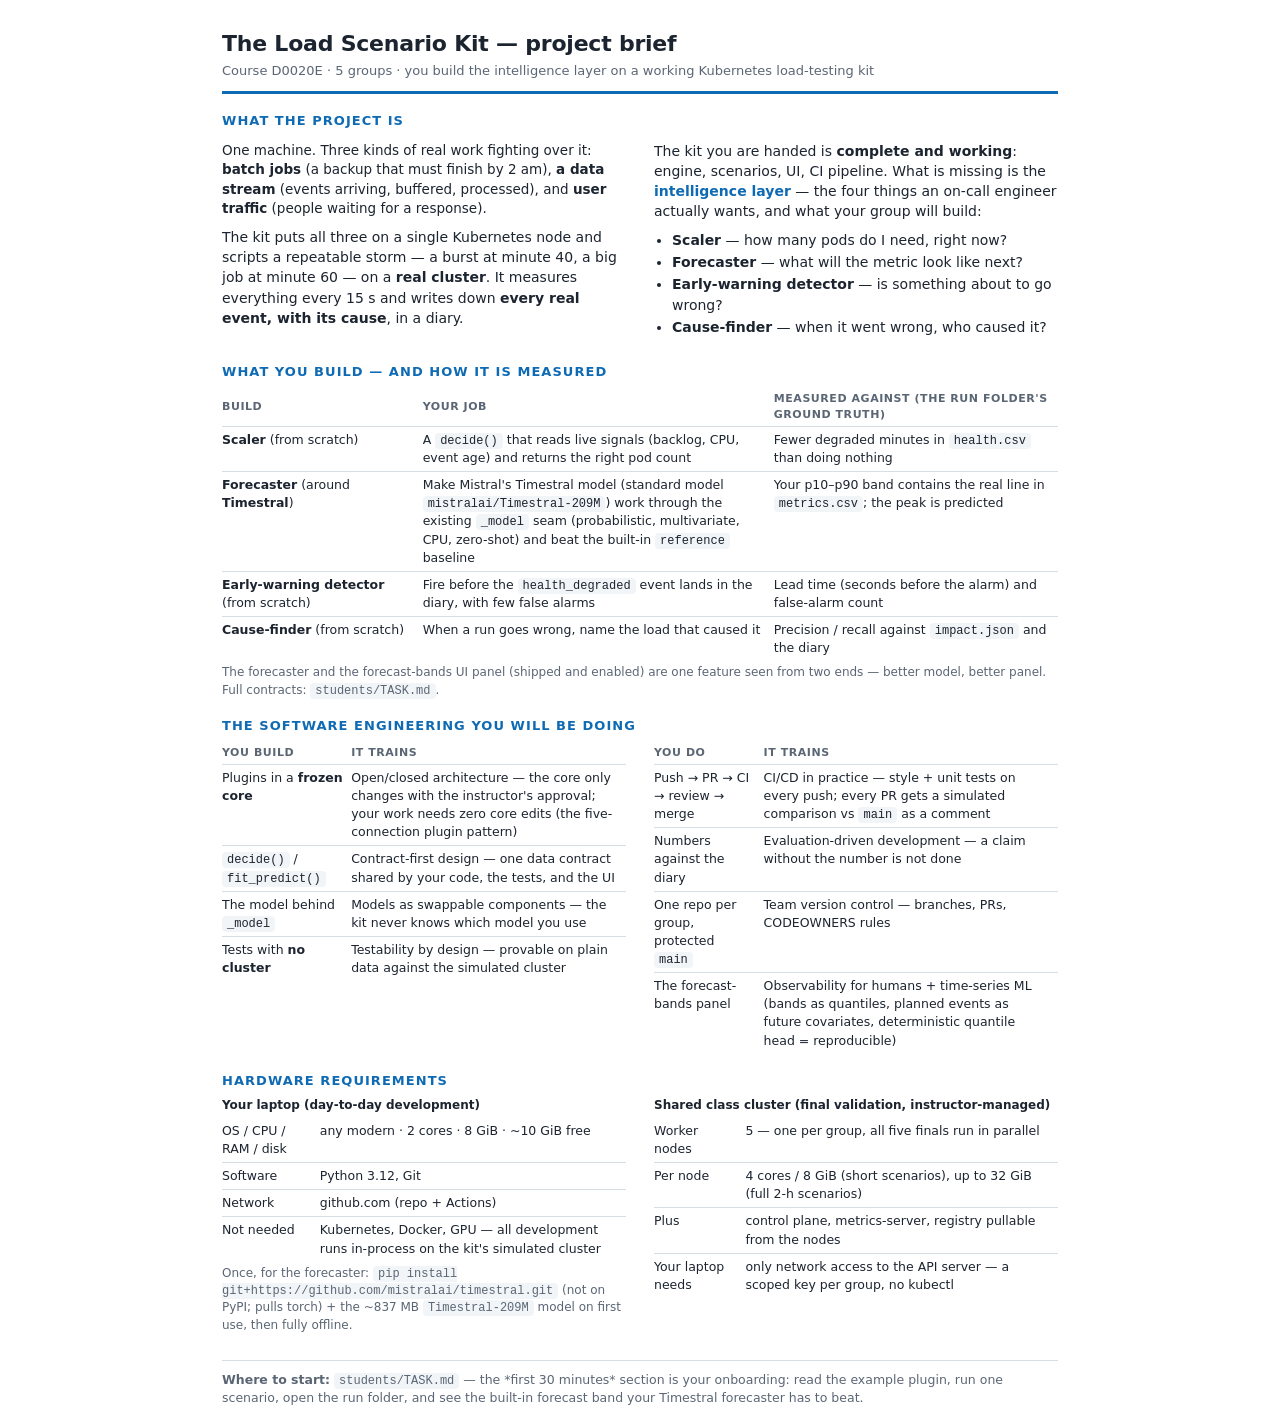
<file: students/PROJECT.html>
<!doctype html>
<html lang="en">
<head>
<meta charset="utf-8">
<meta name="viewport" content="width=device-width, initial-scale=1">
<title>D0020E — Project Brief: the Load Scenario Kit</title>
</head>
<body>
<style>
  :root { --ink: #1c2430; --muted: #5b6675; --line: #d8dee6; --accent: #0f6ab4; --soft: #f2f5f8; }
  * { box-sizing: border-box; }
  body { margin: 0; font: 14px/1.45 system-ui, -apple-system, "Segoe UI", Roboto, sans-serif; color: var(--ink); background: #fff; }
  .page { max-width: 900px; margin: 0 auto; padding: 28px 32px 20px; }
  header { border-bottom: 3px solid var(--accent); padding-bottom: 10px; margin-bottom: 16px; }
  h1 { font-size: 22px; margin: 0 0 2px; letter-spacing: -0.01em; }
  .sub { color: var(--muted); font-size: 13px; margin: 0; }
  h2 { font-size: 13px; text-transform: uppercase; letter-spacing: 0.08em; color: var(--accent); margin: 18px 0 6px; }
  p { margin: 4px 0 8px; }
  .grid { display: grid; grid-template-columns: 1fr 1fr; gap: 4px 28px; }
  .col { min-width: 0; }
  table { border-collapse: collapse; width: 100%; font-size: 12.5px; }
  th { text-align: left; font-size: 11px; text-transform: uppercase; letter-spacing: 0.05em; color: var(--muted); padding: 3px 8px 3px 0; border-bottom: 1px solid var(--line); }
  td { padding: 4px 8px 4px 0; border-bottom: 1px solid var(--line); vertical-align: top; }
  tr:last-child td { border-bottom: none; }
  b.hl { color: var(--accent); }
  .lead { font-size: 13.5px; }
  ul.tight { margin: 4px 0 8px; padding-left: 18px; }
  ul.tight li { margin: 2px 0; }
  code { font: 12px ui-monospace, "Cascadia Code", Consolas, monospace; background: var(--soft); padding: 1px 5px; border-radius: 4px; }
  .hw { display: grid; grid-template-columns: 1fr 1fr; gap: 0 28px; }
  .hw > div { min-width: 0; }
  .hw h3 { font-size: 12px; margin: 0 0 4px; }
  .note { font-size: 12px; color: var(--muted); margin-top: 3px; }
  footer { margin-top: 18px; padding-top: 10px; border-top: 1px solid var(--line); font-size: 12.5px; color: var(--muted); }
  @media (max-width: 640px) { .grid, .hw { grid-template-columns: 1fr; } .page { padding: 20px 16px; } }
  @media print {
    body { font-size: 11pt; }
    .page { max-width: none; padding: 0; }
    h1 { font-size: 18pt; } h2 { font-size: 10.5pt; margin-top: 10pt; }
    table { font-size: 9.5pt; } td, th { padding: 2.5px 8px 2.5px 0; }
    header { margin-bottom: 8pt; } footer { margin-top: 10pt; }
    a { color: inherit; text-decoration: none; }
    @page { size: A4; margin: 14mm 16mm; }
  }
</style>

<div class="page">

<header>
  <h1>The Load Scenario Kit — project brief</h1>
  <p class="sub">Course D0020E · 5 groups · you build the intelligence layer on a working Kubernetes load-testing kit</p>
</header>

<h2>What the project is</h2>
<div class="grid">
  <div class="col">
    <p class="lead">One machine. Three kinds of real work fighting over it: <b>batch jobs</b> (a backup that must finish by 2&nbsp;am), <b>a data stream</b> (events arriving, buffered, processed), and <b>user traffic</b> (people waiting for a response).</p>
    <p>The kit puts all three on a single Kubernetes node and scripts a repeatable storm — a burst at minute 40, a big job at minute 60 — on a <b>real cluster</b>. It measures everything every 15&nbsp;s and writes down <b>every real event, with its cause</b>, in a diary.</p>
  </div>
  <div class="col">
    <p>The kit you are handed is <b>complete and working</b>: engine, scenarios, UI, CI pipeline. What is missing is the <b class="hl">intelligence layer</b> — the four things an on-call engineer actually wants, and what your group will build:</p>
    <ul class="tight">
      <li><b>Scaler</b> — how many pods do I need, right now?</li>
      <li><b>Forecaster</b> — what will the metric look like next?</li>
      <li><b>Early-warning detector</b> — is something about to go wrong?</li>
      <li><b>Cause-finder</b> — when it went wrong, who caused it?</li>
    </ul>
  </div>
</div>

<h2>What you build — and how it is measured</h2>
<table>
  <tr><th style="width:24%">Build</th><th>Your job</th><th style="width:34%">Measured against (the run folder's ground truth)</th></tr>
  <tr><td><b>Scaler</b> (from scratch)</td><td>A <code>decide()</code> that reads live signals (backlog, CPU, event age) and returns the right pod count</td><td>Fewer degraded minutes in <code>health.csv</code> than doing nothing</td></tr>
  <tr><td><b>Forecaster</b> (around <b>Timestral</b>)</td><td>Make Mistral's Timestral model (standard model <code>mistralai/Timestral-209M</code>) work through the existing <code>_model</code> seam (probabilistic, multivariate, CPU, zero-shot) and beat the built-in <code>reference</code> baseline</td><td>Your p10–p90 band contains the real line in <code>metrics.csv</code>; the peak is predicted</td></tr>
  <tr><td><b>Early-warning detector</b> (from scratch)</td><td>Fire before the <code>health_degraded</code> event lands in the diary, with few false alarms</td><td>Lead time (seconds before the alarm) and false-alarm count</td></tr>
  <tr><td><b>Cause-finder</b> (from scratch)</td><td>When a run goes wrong, name the load that caused it</td><td>Precision / recall against <code>impact.json</code> and the diary</td></tr>
</table>
<p class="note">The forecaster and the forecast-bands UI panel (shipped and enabled) are one feature seen from two ends — better model, better panel. Full contracts: <code>students/TASK.md</code>.</p>

<h2>The software engineering you will be doing</h2>
<div class="grid">
  <div class="col">
    <table>
      <tr><th>You build</th><th>It trains</th></tr>
      <tr><td>Plugins in a <b>frozen core</b></td><td>Open/closed architecture — the core only changes with the instructor's approval; your work needs zero core edits (the five-connection plugin pattern)</td></tr>
      <tr><td><code>decide()</code> / <code>fit_predict()</code></td><td>Contract-first design — one data contract shared by your code, the tests, and the UI</td></tr>
      <tr><td>The model behind <code>_model</code></td><td>Models as swappable components — the kit never knows which model you use</td></tr>
      <tr><td>Tests with <b>no cluster</b></td><td>Testability by design — provable on plain data against the simulated cluster</td></tr>
    </table>
  </div>
  <div class="col">
    <table>
      <tr><th>You do</th><th>It trains</th></tr>
      <tr><td>Push → PR → CI → review → merge</td><td>CI/CD in practice — style + unit tests on every push; every PR gets a simulated comparison vs <code>main</code> as a comment</td></tr>
      <tr><td>Numbers against the diary</td><td>Evaluation-driven development — a claim without the number is not done</td></tr>
      <tr><td>One repo per group, protected <code>main</code></td><td>Team version control — branches, PRs, CODEOWNERS rules</td></tr>
      <tr><td>The forecast-bands panel</td><td>Observability for humans + time-series ML (bands as quantiles, planned events as future covariates, deterministic quantile head = reproducible)</td></tr>
    </table>
  </div>
</div>

<h2>Hardware requirements</h2>
<div class="hw">
  <div>
    <h3>Your laptop (day-to-day development)</h3>
    <table>
      <tr><td>OS / CPU / RAM / disk</td><td>any modern · 2 cores · 8 GiB · ~10 GiB free</td></tr>
      <tr><td>Software</td><td>Python 3.12, Git</td></tr>
      <tr><td>Network</td><td>github.com (repo + Actions)</td></tr>
      <tr><td>Not needed</td><td>Kubernetes, Docker, GPU — all development runs in-process on the kit's simulated cluster</td></tr>
    </table>
    <p class="note">Once, for the forecaster: <code>pip install git+https://github.com/mistralai/timestral.git</code> (not on PyPI; pulls torch) + the ~837 MB <code>Timestral-209M</code> model on first use, then fully offline.</p>
  </div>
  <div>
    <h3>Shared class cluster (final validation, instructor-managed)</h3>
    <table>
      <tr><td>Worker nodes</td><td>5 — one per group, all five finals run in parallel</td></tr>
      <tr><td>Per node</td><td>4 cores / 8 GiB (short scenarios), up to 32 GiB (full 2-h scenarios)</td></tr>
      <tr><td>Plus</td><td>control plane, metrics-server, registry pullable from the nodes</td></tr>
      <tr><td>Your laptop needs</td><td>only network access to the API server — a scoped key per group, no kubectl</td></tr>
    </table>
  </div>
</div>

<footer>
  <b>Where to start:</b> <code>students/TASK.md</code> — the *first 30 minutes* section is your onboarding: read the example plugin, run one scenario, open the run folder, and see the built-in forecast band your Timestral forecaster has to beat.
</footer>

</div>
</body>
</html>
</file>
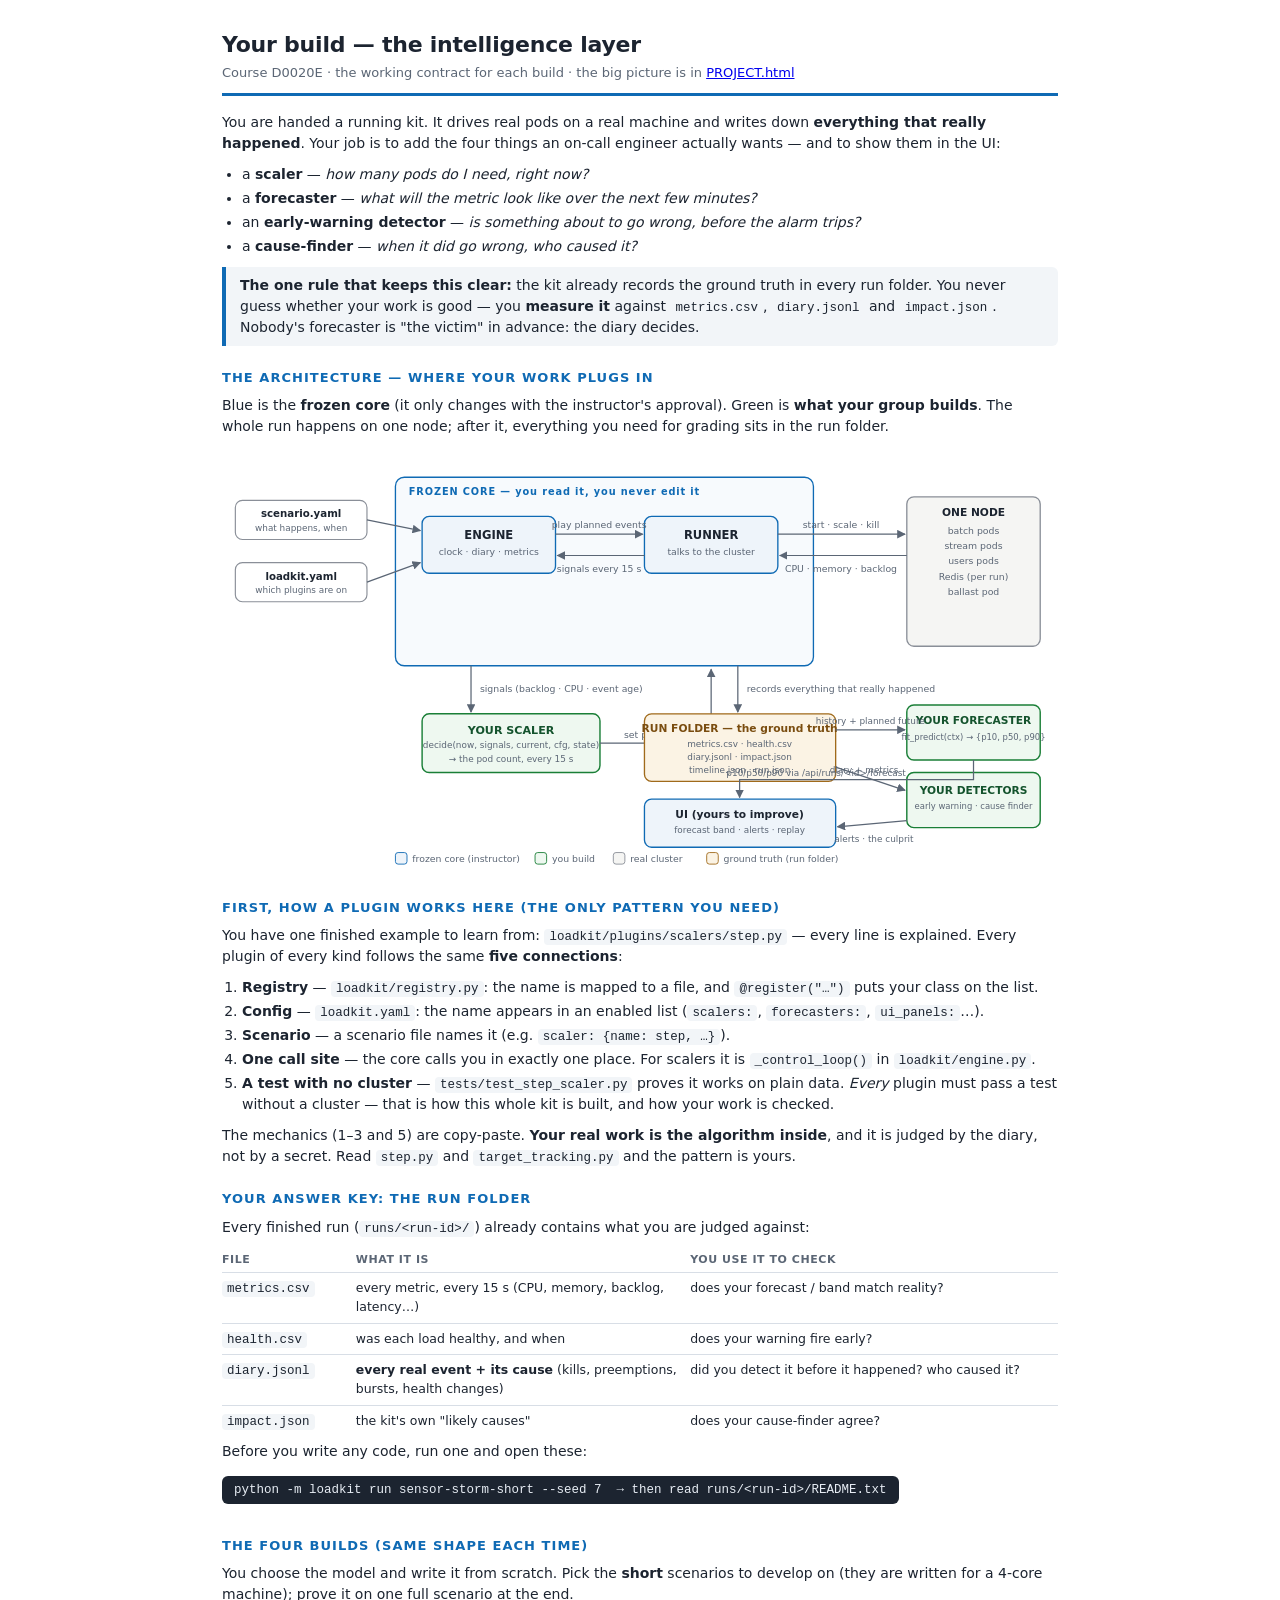
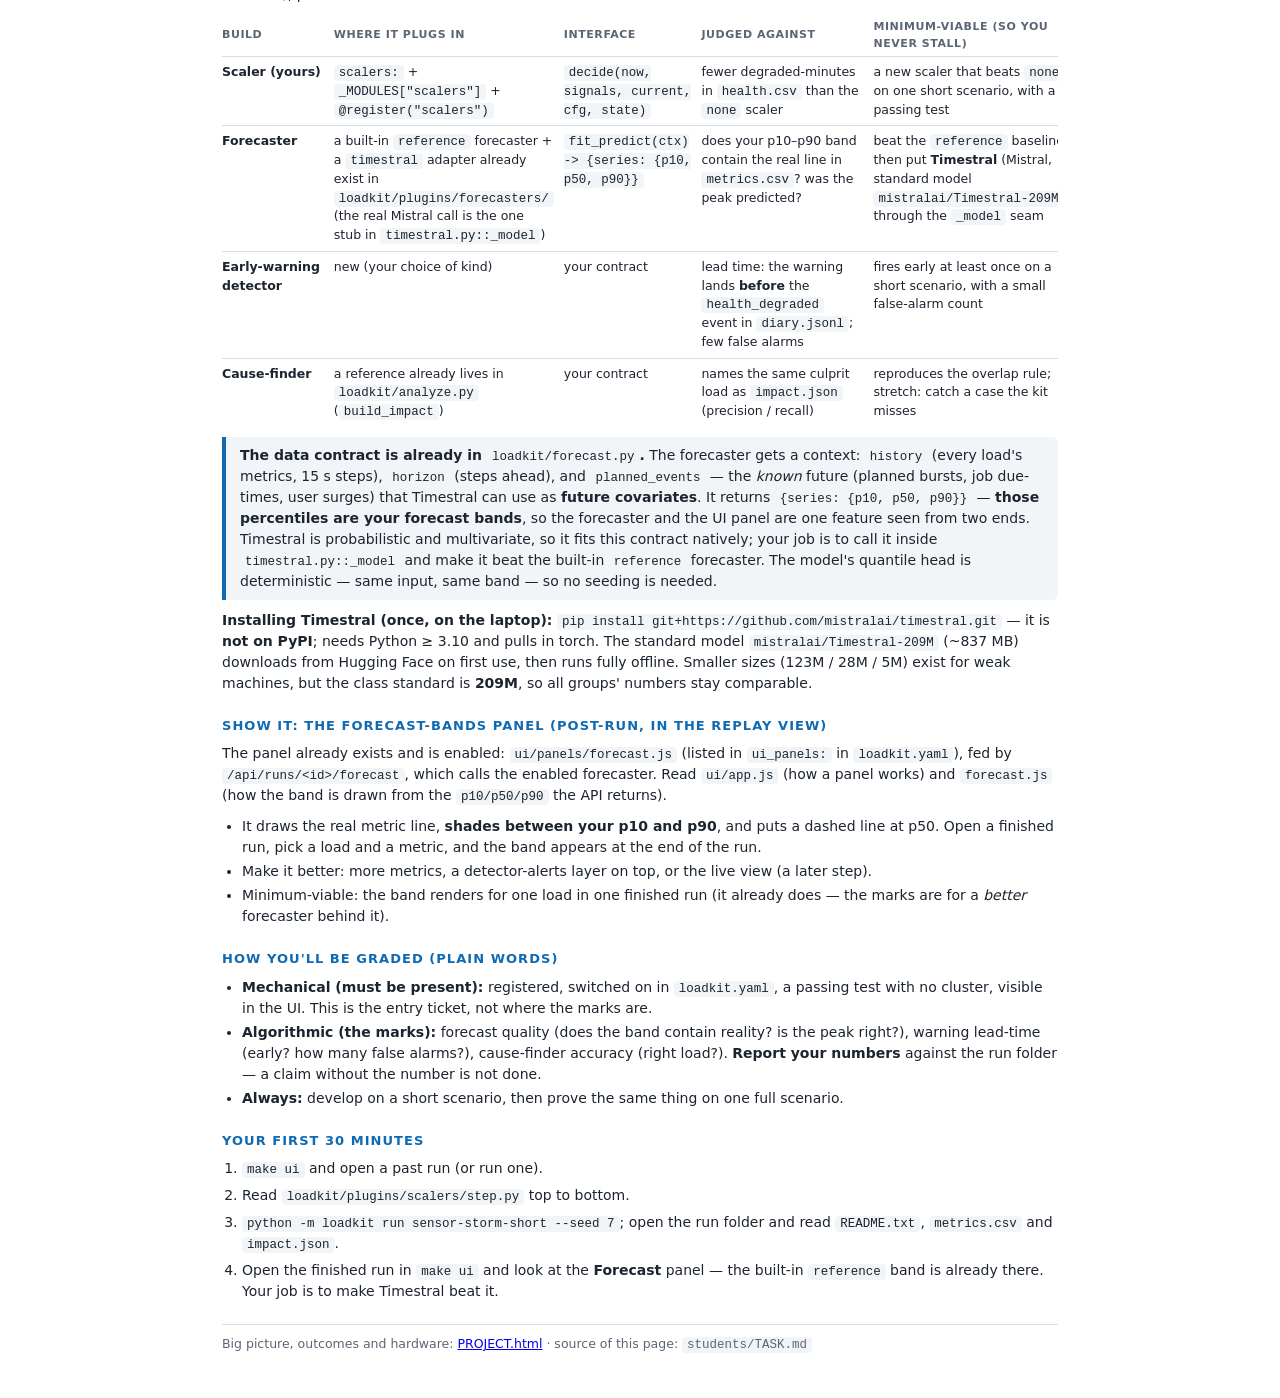
<file: students/TASK.html>
<!doctype html>
<html lang="en">
<head>
<meta charset="utf-8">
<meta name="viewport" content="width=device-width, initial-scale=1">
<title>D0020E — Your Build: the Intelligence Layer</title>
</head>
<body>
<style>
  :root { --ink: #1c2430; --muted: #5b6675; --line: #d8dee6; --accent: #0f6ab4; --soft: #f2f5f8; --good: #1a7f37; }
  * { box-sizing: border-box; }
  body { margin: 0; font: 14px/1.5 system-ui, -apple-system, "Segoe UI", Roboto, sans-serif; color: var(--ink); background: #fff; }
  .page { max-width: 900px; margin: 0 auto; padding: 28px 32px 24px; }
  header { border-bottom: 3px solid var(--accent); padding-bottom: 10px; margin-bottom: 16px; }
  h1 { font-size: 22px; margin: 0 0 2px; letter-spacing: -0.01em; }
  .sub { color: var(--muted); font-size: 13px; margin: 0; }
  h2 { font-size: 13px; text-transform: uppercase; letter-spacing: 0.08em; color: var(--accent); margin: 22px 0 8px; }
  p { margin: 4px 0 10px; }
  ul, ol { margin: 4px 0 10px; padding-left: 20px; }
  li { margin: 3px 0; }
  code { font: 12.5px ui-monospace, "Cascadia Code", Consolas, monospace; background: var(--soft); padding: 1px 5px; border-radius: 4px; }
  .callout { background: var(--soft); border-left: 4px solid var(--accent); padding: 8px 14px; margin: 10px 0; border-radius: 0 6px 6px 0; }
  .callout p { margin: 0; }
  .wide { overflow-x: auto; }
  table { border-collapse: collapse; width: 100%; font-size: 12.5px; }
  .wide table { min-width: 860px; }
  th { text-align: left; font-size: 11px; text-transform: uppercase; letter-spacing: 0.05em; color: var(--muted); padding: 4px 10px 4px 0; border-bottom: 1px solid var(--line); }
  td { padding: 6px 10px 6px 0; border-bottom: 1px solid var(--line); vertical-align: top; }
  tr:last-child td { border-bottom: none; }
  ol.steps > li { margin: 6px 0; }
  .cmd { font: 12.5px ui-monospace, Consolas, monospace; background: var(--ink); color: #e8eef5; padding: 7px 12px; border-radius: 6px; display: inline-block; margin: 4px 0 10px; }
  footer { margin-top: 22px; padding-top: 10px; border-top: 1px solid var(--line); font-size: 12.5px; color: var(--muted); }
  @media (max-width: 640px) { .page { padding: 20px 16px; } }
  @media print {
    body { font-size: 11pt; }
    .page { max-width: none; padding: 0; }
    h1 { font-size: 18pt; } h2 { font-size: 11pt; margin-top: 14pt; break-after: avoid; }
    table { font-size: 9pt; } td, th { padding: 3px 10px 3px 0; }
    .callout { background: none; }
    a { color: inherit; text-decoration: none; }
    .wide table { min-width: 0; }
    @page { size: A4; margin: 14mm 16mm; }
  }
</style>

<div class="page">

<header>
  <h1>Your build — the intelligence layer</h1>
  <p class="sub">Course D0020E · the working contract for each build · the big picture is in <a href="PROJECT.html">PROJECT.html</a></p>
</header>

<p>You are handed a running kit. It drives real pods on a real machine and writes down
<b>everything that really happened</b>. Your job is to add the four things an on-call engineer actually
wants — and to show them in the UI:</p>
<ul>
  <li>a <b>scaler</b> — <i>how many pods do I need, right now?</i></li>
  <li>a <b>forecaster</b> — <i>what will the metric look like over the next few minutes?</i></li>
  <li>an <b>early-warning detector</b> — <i>is something about to go wrong, before the alarm trips?</i></li>
  <li>a <b>cause-finder</b> — <i>when it did go wrong, who caused it?</i></li>
</ul>
<div class="callout">
  <p><b>The one rule that keeps this clear:</b> the kit already records the ground truth in every run
  folder. You never guess whether your work is good — you <b>measure it</b> against
  <code>metrics.csv</code>, <code>diary.jsonl</code> and <code>impact.json</code>. Nobody's forecaster is
  "the victim" in advance: the diary decides.</p>
</div>

<h2>The architecture — where your work plugs in</h2>
<p>Blue is the <b>frozen core</b> (it only changes with the instructor's approval). Green is
<b>what your group builds</b>. The whole run happens on one node; after it, everything you need for
grading sits in the run folder.</p>
<svg viewBox="0 0 940 482" role="img" aria-label="Architecture diagram: the frozen kit core (engine and runner) plays the scenario on one node; the student's scaler plugs into the control loop, and the student's forecaster and detectors plug in after the run, fed by the run folder" style="width:100%;height:auto;display:block;font-family:system-ui,-apple-system,'Segoe UI',Roboto,sans-serif">
  <defs>
    <marker id="ar" viewBox="0 0 10 10" refX="9" refY="5" markerWidth="7" markerHeight="7" orient="auto-start-reverse">
      <path d="M0,0 L10,5 L0,10 z" fill="#5b6675"/>
    </marker>
  </defs>

  <!-- frozen core container -->
  <rect x="195" y="34" width="470" height="212" rx="10" fill="#f7fafd" stroke="#0f6ab4" stroke-width="1.5"/>
  <text x="210" y="54" font-size="11" letter-spacing="1" fill="#0f6ab4" font-weight="700">FROZEN CORE — you read it, you never edit it</text>

  <!-- engine + runner -->
  <rect x="225" y="78" width="150" height="64" rx="8" fill="#eef4fa" stroke="#0f6ab4" stroke-width="1.5"/>
  <text x="300" y="103" text-anchor="middle" font-size="13" font-weight="700" fill="#1c2430">ENGINE</text>
  <text x="300" y="121" text-anchor="middle" font-size="10.5" fill="#5b6675">clock · diary · metrics</text>
  <rect x="475" y="78" width="150" height="64" rx="8" fill="#eef4fa" stroke="#0f6ab4" stroke-width="1.5"/>
  <text x="550" y="103" text-anchor="middle" font-size="13" font-weight="700" fill="#1c2430">RUNNER</text>
  <text x="550" y="121" text-anchor="middle" font-size="10.5" fill="#5b6675">talks to the cluster</text>
  <line x1="375" y1="98" x2="473" y2="98" stroke="#5b6675" stroke-width="1.4" marker-end="url(#ar)"/>
  <text x="424" y="91" text-anchor="middle" font-size="10.5" fill="#5b6675">play planned events</text>
  <line x1="475" y1="122" x2="377" y2="122" stroke="#5b6675" stroke-width="1.4" marker-end="url(#ar)"/>
  <text x="424" y="140" text-anchor="middle" font-size="10.5" fill="#5b6675">signals every 15 s</text>

  <!-- the node -->
  <rect x="770" y="56" width="150" height="168" rx="8" fill="#f5f5f3" stroke="#8a8f98" stroke-width="1.5"/>
  <text x="845" y="78" text-anchor="middle" font-size="12" font-weight="700" fill="#1c2430">ONE NODE</text>
  <text x="845" y="98"  text-anchor="middle" font-size="10.5" fill="#5b6675">batch pods</text>
  <text x="845" y="115" text-anchor="middle" font-size="10.5" fill="#5b6675">stream pods</text>
  <text x="845" y="132" text-anchor="middle" font-size="10.5" fill="#5b6675">users pods</text>
  <text x="845" y="149" text-anchor="middle" font-size="10.5" fill="#5b6675">Redis (per run)</text>
  <text x="845" y="166" text-anchor="middle" font-size="10.5" fill="#5b6675">ballast pod</text>
  <line x1="625" y1="98" x2="768" y2="98" stroke="#5b6675" stroke-width="1.4" marker-end="url(#ar)"/>
  <text x="696" y="91" text-anchor="middle" font-size="10.5" fill="#5b6675">start · scale · kill</text>
  <line x1="770" y1="122" x2="627" y2="122" stroke="#5b6675" stroke-width="1.4" marker-end="url(#ar)"/>
  <text x="696" y="140" text-anchor="middle" font-size="10.5" fill="#5b6675">CPU · memory · backlog</text>

  <!-- inputs -->
  <rect x="15" y="60" width="148" height="44" rx="8" fill="#ffffff" stroke="#8a8f98" stroke-width="1.3"/>
  <text x="89" y="79" text-anchor="middle" font-size="11.5" font-weight="700" fill="#1c2430">scenario.yaml</text>
  <text x="89" y="94" text-anchor="middle" font-size="10" fill="#5b6675">what happens, when</text>
  <line x1="163" y1="82" x2="223" y2="94" stroke="#5b6675" stroke-width="1.4" marker-end="url(#ar)"/>
  <rect x="15" y="130" width="148" height="44" rx="8" fill="#ffffff" stroke="#8a8f98" stroke-width="1.3"/>
  <text x="89" y="149" text-anchor="middle" font-size="11.5" font-weight="700" fill="#1c2430">loadkit.yaml</text>
  <text x="89" y="164" text-anchor="middle" font-size="10" fill="#5b6675">which plugins are on</text>
  <line x1="163" y1="152" x2="223" y2="130" stroke="#5b6675" stroke-width="1.4" marker-end="url(#ar)"/>

  <!-- your scaler: live control loop -->
  <line x1="280" y1="246" x2="280" y2="298" stroke="#5b6675" stroke-width="1.4" marker-end="url(#ar)"/>
  <text x="290" y="276" font-size="10.5" fill="#5b6675">signals (backlog · CPU · event age)</text>
  <rect x="225" y="300" width="200" height="66" rx="8" fill="#eef8f0" stroke="#1a7f37" stroke-width="1.6"/>
  <text x="325" y="323" text-anchor="middle" font-size="12.5" font-weight="700" fill="#14532d">YOUR SCALER</text>
  <text x="325" y="339" text-anchor="middle" font-size="10" fill="#5b6675">decide(now, signals, current, cfg, state)</text>
  <text x="325" y="354" text-anchor="middle" font-size="10" fill="#5b6675">→ the pod count, every 15 s</text>
  <path d="M 425 333 H 550 V 250" fill="none" stroke="#5b6675" stroke-width="1.4" marker-end="url(#ar)"/>
  <text x="488" y="327" text-anchor="middle" font-size="10.5" fill="#5b6675">set pod count</text>

  <!-- the run folder -->
  <line x1="580" y1="246" x2="580" y2="298" stroke="#5b6675" stroke-width="1.4" marker-end="url(#ar)"/>
  <text x="590" y="276" font-size="10.5" fill="#5b6675">records everything that really happened</text>
  <rect x="475" y="300" width="215" height="76" rx="8" fill="#fbf3e4" stroke="#a06a1b" stroke-width="1.5"/>
  <text x="582" y="320" text-anchor="middle" font-size="12" font-weight="700" fill="#7a4d10">RUN FOLDER — the ground truth</text>
  <text x="582" y="337" text-anchor="middle" font-size="10" fill="#5b6675">metrics.csv · health.csv</text>
  <text x="582" y="352" text-anchor="middle" font-size="10" fill="#5b6675">diary.jsonl · impact.json</text>
  <text x="582" y="367" text-anchor="middle" font-size="10" fill="#5b6675">timeline.json · run.json</text>

  <!-- your forecaster + detectors, post-run -->
  <rect x="770" y="290" width="150" height="62" rx="8" fill="#eef8f0" stroke="#1a7f37" stroke-width="1.6"/>
  <text x="845" y="312" text-anchor="middle" font-size="12" font-weight="700" fill="#14532d">YOUR FORECASTER</text>
  <text x="845" y="329" text-anchor="middle" font-size="9.5" fill="#5b6675">fit_predict(ctx) → {p10, p50, p90}</text>
  <line x1="690" y1="318" x2="768" y2="318" stroke="#5b6675" stroke-width="1.4" marker-end="url(#ar)"/>
  <text x="729" y="311" text-anchor="middle" font-size="10" fill="#5b6675">history + planned future</text>
  <rect x="770" y="366" width="150" height="62" rx="8" fill="#eef8f0" stroke="#1a7f37" stroke-width="1.6"/>
  <text x="845" y="390" text-anchor="middle" font-size="12" font-weight="700" fill="#14532d">YOUR DETECTORS</text>
  <text x="845" y="407" text-anchor="middle" font-size="9.5" fill="#5b6675">early warning · cause finder</text>
  <line x1="690" y1="360" x2="768" y2="386" stroke="#5b6675" stroke-width="1.4" marker-end="url(#ar)"/>
  <text x="722" y="366" text-anchor="middle" font-size="10" fill="#5b6675">diary + metrics</text>

  <!-- the UI -->
  <rect x="475" y="396" width="215" height="54" rx="8" fill="#eef4fa" stroke="#0f6ab4" stroke-width="1.5"/>
  <text x="582" y="417" text-anchor="middle" font-size="12" font-weight="700" fill="#1c2430">UI (yours to improve)</text>
  <text x="582" y="434" text-anchor="middle" font-size="10" fill="#5b6675">forecast band · alerts · replay</text>
  <path d="M 845 352 V 374 H 582 V 394" fill="none" stroke="#5b6675" stroke-width="1.4" marker-end="url(#ar)"/>
  <text x="668" y="370" text-anchor="middle" font-size="10" fill="#5b6675">p10/p50/p90 via /api/runs/&lt;id&gt;/forecast</text>
  <line x1="770" y1="420" x2="692" y2="427" stroke="#5b6675" stroke-width="1.4" marker-end="url(#ar)"/>
  <text x="733" y="444" text-anchor="middle" font-size="10" fill="#5b6675">alerts · the culprit</text>

  <!-- legend -->
  <rect x="195" y="456" width="13" height="13" rx="3" fill="#eef4fa" stroke="#0f6ab4"/>
  <text x="214" y="467" font-size="10.5" fill="#5b6675">frozen core (instructor)</text>
  <rect x="352" y="456" width="13" height="13" rx="3" fill="#eef8f0" stroke="#1a7f37"/>
  <text x="371" y="467" font-size="10.5" fill="#5b6675">you build</text>
  <rect x="440" y="456" width="13" height="13" rx="3" fill="#f5f5f3" stroke="#8a8f98"/>
  <text x="459" y="467" font-size="10.5" fill="#5b6675">real cluster</text>
  <rect x="545" y="456" width="13" height="13" rx="3" fill="#fbf3e4" stroke="#a06a1b"/>
  <text x="564" y="467" font-size="10.5" fill="#5b6675">ground truth (run folder)</text>
</svg>

<h2>First, how a plugin works here (the only pattern you need)</h2>
<p>You have one finished example to learn from: <b><code>loadkit/plugins/scalers/step.py</code></b> —
every line is explained. Every plugin of every kind follows the same <b>five connections</b>:</p>
<ol>
  <li><b>Registry</b> — <code>loadkit/registry.py</code>: the name is mapped to a file, and <code>@register("…")</code> puts your class on the list.</li>
  <li><b>Config</b> — <code>loadkit.yaml</code>: the name appears in an enabled list (<code>scalers:</code>, <code>forecasters:</code>, <code>ui_panels:</code>…).</li>
  <li><b>Scenario</b> — a scenario file names it (e.g. <code>scaler: {name: step, …}</code>).</li>
  <li><b>One call site</b> — the core calls you in exactly one place. For scalers it is <code>_control_loop()</code> in <code>loadkit/engine.py</code>.</li>
  <li><b>A test with no cluster</b> — <code>tests/test_step_scaler.py</code> proves it works on plain data. <i>Every</i> plugin must pass a test without a cluster — that is how this whole kit is built, and how your work is checked.</li>
</ol>
<p>The mechanics (1–3 and 5) are copy-paste. <b>Your real work is the algorithm inside</b>, and it is
judged by the diary, not by a secret. Read <code>step.py</code> and <code>target_tracking.py</code> and
the pattern is yours.</p>

<h2>Your answer key: the run folder</h2>
<p>Every finished run (<code>runs/&lt;run-id&gt;/</code>) already contains what you are judged against:</p>
<table>
  <tr><th style="width:16%">File</th><th style="width:40%">What it is</th><th>You use it to check</th></tr>
  <tr><td><code>metrics.csv</code></td><td>every metric, every 15 s (CPU, memory, backlog, latency…)</td><td>does your forecast / band match reality?</td></tr>
  <tr><td><code>health.csv</code></td><td>was each load healthy, and when</td><td>does your warning fire early?</td></tr>
  <tr><td><code>diary.jsonl</code></td><td><b>every real event + its cause</b> (kills, preemptions, bursts, health changes)</td><td>did you detect it before it happened? who caused it?</td></tr>
  <tr><td><code>impact.json</code></td><td>the kit's own "likely causes"</td><td>does your cause-finder agree?</td></tr>
</table>
<p>Before you write any code, run one and open these:</p>
<p class="cmd">python -m loadkit run sensor-storm-short --seed 7&nbsp;&nbsp;→ then read runs/&lt;run-id&gt;/README.txt</p>

<h2>The four builds (same shape each time)</h2>
<p>You choose the model and write it from scratch. Pick the <b>short</b> scenarios to develop on (they are
written for a 4-core machine); prove it on one full scenario at the end.</p>
<div class="wide">
<table>
  <tr><th style="width:13%">Build</th><th style="width:24%">Where it plugs in</th><th style="width:16%">Interface</th><th style="width:20%">Judged against</th><th>Minimum-viable (so you never stall)</th></tr>
  <tr>
    <td><b>Scaler (yours)</b></td>
    <td><code>scalers:</code> + <code>_MODULES["scalers"]</code> + <code>@register("scalers")</code></td>
    <td><code>decide(now, signals, current, cfg, state)</code></td>
    <td>fewer degraded-minutes in <code>health.csv</code> than the <code>none</code> scaler</td>
    <td>a new scaler that beats <code>none</code> on one short scenario, with a passing test</td>
  </tr>
  <tr>
    <td><b>Forecaster</b></td>
    <td>a built-in <code>reference</code> forecaster + a <code>timestral</code> adapter already exist in <code>loadkit/plugins/forecasters/</code> (the real Mistral call is the one stub in <code>timestral.py::_model</code>)</td>
    <td><code>fit_predict(ctx) -&gt; {series: {p10, p50, p90}}</code></td>
    <td>does your p10–p90 band contain the real line in <code>metrics.csv</code>? was the peak predicted?</td>
    <td>beat the <code>reference</code> baseline; then put <b>Timestral</b> (Mistral, standard model <code>mistralai/Timestral-209M</code>) through the <code>_model</code> seam</td>
  </tr>
  <tr>
    <td><b>Early-warning detector</b></td>
    <td>new (your choice of kind)</td>
    <td>your contract</td>
    <td>lead time: the warning lands <b>before</b> the <code>health_degraded</code> event in <code>diary.jsonl</code>; few false alarms</td>
    <td>fires early at least once on a short scenario, with a small false-alarm count</td>
  </tr>
  <tr>
    <td><b>Cause-finder</b></td>
    <td>a reference already lives in <code>loadkit/analyze.py</code> (<code>build_impact</code>)</td>
    <td>your contract</td>
    <td>names the same culprit load as <code>impact.json</code> (precision / recall)</td>
    <td>reproduces the overlap rule; stretch: catch a case the kit misses</td>
  </tr>
</table>
</div>
<div class="callout">
  <p><b>The data contract is already in <code>loadkit/forecast.py</code>.</b> The forecaster gets a
  context: <code>history</code> (every load's metrics, 15 s steps), <code>horizon</code> (steps ahead), and
  <code>planned_events</code> — the <i>known</i> future (planned bursts, job due-times, user surges) that
  Timestral can use as <b>future covariates</b>. It returns <code>{series: {p10, p50, p90}}</code> —
  <b>those percentiles are your forecast bands</b>, so the forecaster and the UI panel are one feature
  seen from two ends. Timestral is probabilistic and multivariate, so it fits this contract natively;
  your job is to call it inside <code>timestral.py::_model</code> and make it beat the built-in
  <code>reference</code> forecaster. The model's quantile head is deterministic — same input, same
  band — so no seeding is needed.</p>
</div>
<p><b>Installing Timestral (once, on the laptop):</b> <code>pip install git+https://github.com/mistralai/timestral.git</code> —
it is <b>not on PyPI</b>; needs Python ≥ 3.10 and pulls in torch. The standard model
<code>mistralai/Timestral-209M</code> (~837 MB) downloads from Hugging Face on first use, then runs fully
offline. Smaller sizes (123M / 28M / 5M) exist for weak machines, but the class standard is <b>209M</b>, so
all groups' numbers stay comparable.</p>

<h2>Show it: the forecast-bands panel (post-run, in the replay view)</h2>
<p>The panel already exists and is enabled: <code>ui/panels/forecast.js</code> (listed in
<code>ui_panels:</code> in <code>loadkit.yaml</code>), fed by <code>/api/runs/&lt;id&gt;/forecast</code>,
which calls the enabled forecaster. Read <code>ui/app.js</code> (how a panel works) and
<code>forecast.js</code> (how the band is drawn from the <code>p10/p50/p90</code> the API returns).</p>
<ul>
  <li>It draws the real metric line, <b>shades between your p10 and p90</b>, and puts a dashed line at p50. Open a finished run, pick a load and a metric, and the band appears at the end of the run.</li>
  <li>Make it better: more metrics, a detector-alerts layer on top, or the live view (a later step).</li>
  <li>Minimum-viable: the band renders for one load in one finished run (it already does — the marks are for a <i>better</i> forecaster behind it).</li>
</ul>

<h2>How you'll be graded (plain words)</h2>
<ul>
  <li><b>Mechanical (must be present):</b> registered, switched on in <code>loadkit.yaml</code>, a passing test with no cluster, visible in the UI. This is the entry ticket, not where the marks are.</li>
  <li><b>Algorithmic (the marks):</b> forecast quality (does the band contain reality? is the peak right?), warning lead-time (early? how many false alarms?), cause-finder accuracy (right load?). <b>Report your numbers</b> against the run folder — a claim without the number is not done.</li>
  <li><b>Always:</b> develop on a short scenario, then prove the same thing on one full scenario.</li>
</ul>

<h2>Your first 30 minutes</h2>
<ol class="steps">
  <li><code>make ui</code> and open a past run (or run one).</li>
  <li>Read <code>loadkit/plugins/scalers/step.py</code> top to bottom.</li>
  <li><code>python -m loadkit run sensor-storm-short --seed 7</code>; open the run folder and read <code>README.txt</code>, <code>metrics.csv</code> and <code>impact.json</code>.</li>
  <li>Open the finished run in <code>make ui</code> and look at the <b>Forecast</b> panel — the built-in <code>reference</code> band is already there. Your job is to make Timestral beat it.</li>
</ol>

<footer>
  Big picture, outcomes and hardware: <a href="PROJECT.html">PROJECT.html</a> · source of this page: <code>students/TASK.md</code>
</footer>

</div>
</body>
</html>
</file>
